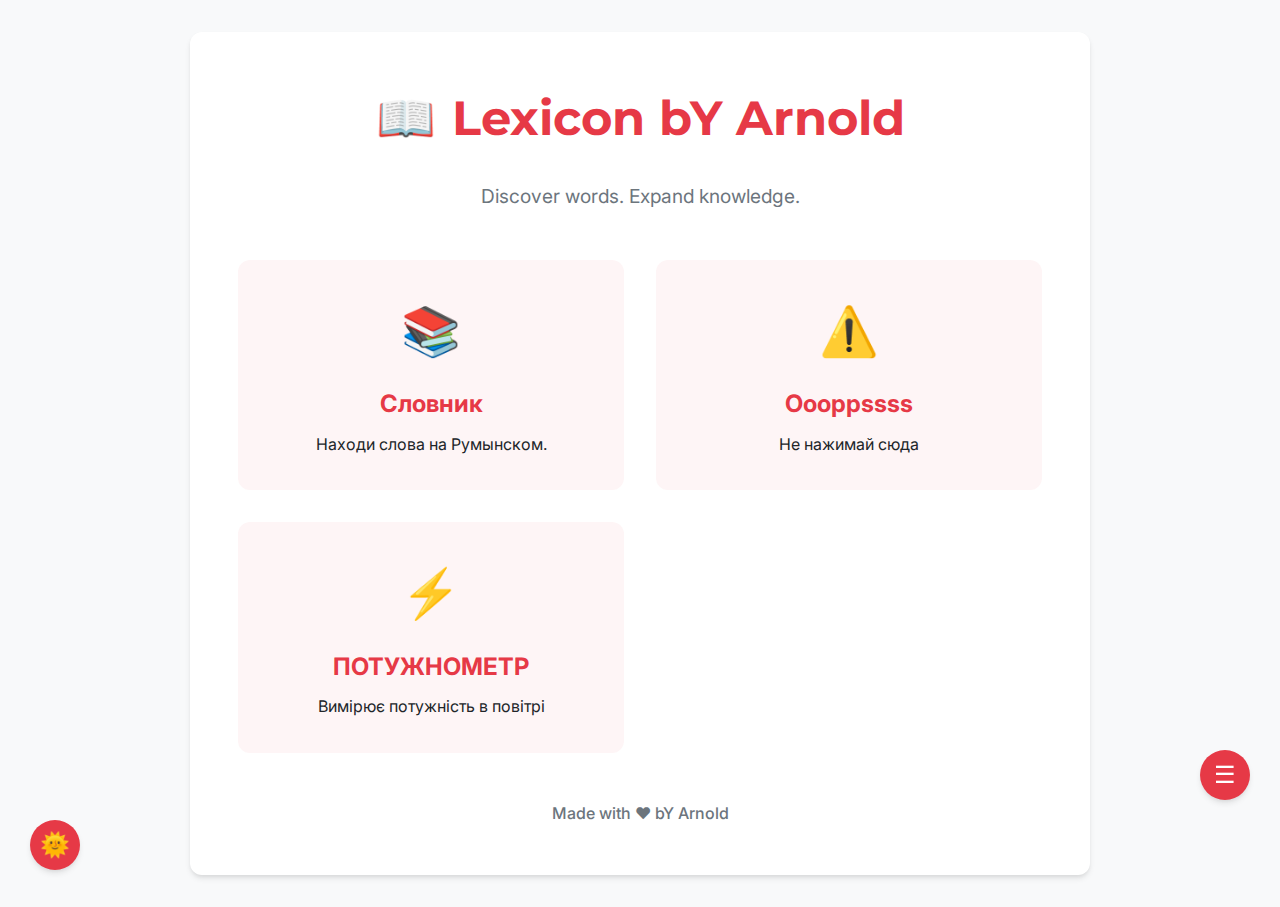
<file: index.html>
<!DOCTYPE html>
<html lang="uk">
<head>
    <meta charset="UTF-8">
    <meta name="viewport" content="width=device-width, initial-scale=1.0">
    <title>Dictionary bY Arnold</title>
    <link rel="stylesheet" href="style.css">
    <link rel="stylesheet" href="https://fonts.googleapis.com/css2?family=Inter:wght@300;400;500;600;700&family=Montserrat:wght@400;500;600;700&display=swap">
</head>
<body>
    <div class="welcome-container">
        <div class="welcome-content">
            <div class="welcome-header">
                <div class="logo-container">
                    <span class="logo-icon">📖</span>
                    <h1 class="logo-text">Lexicon bY Arnold</h1>
                </div>
                <p class="tagline">Discover words. Expand knowledge.</p>
            </div>
            
            <div class="welcome-cards">
                <a href="dictionary.html" class="welcome-card">
                    <div class="card-icon">📚</div>
                    <h3>Словник</h3>
                    <p>Находи слова на Румынском.</p>
                </a>
                
                <a href="mati.html" class="welcome-card">
                    <div class="card-icon">⚠️</div>
                    <h3>Oooppssss</h3>
                    <p>Не нажимай сюда </p>
                </a>
                
                <a href="potuzno.html" class="welcome-card">
                    <div class="card-icon">⚡</div>
                    <h3>ПОТУЖНОМЕТР</h3>
                    <p>Вимірює потужність в повітрі</p>
                </a>
            </div>
            
            <div class="welcome-footer">
                <p>Made with ❤ bY Arnold</p>
            </div>
        </div>
        
        <div class="theme-toggle" id="themeToggle">
            <span class="theme-icon light">🌞</span>
            <span class="theme-icon dark">🌙</span>
        </div>
    </div>
    
    <!-- Floating menu button -->
    <div class="menu-container">
        <button class="hamburger-btn" onclick="toggleMenu()">☰</button>
    </div>
    
    <!-- Menu overlay -->
    <div class="menu-overlay" id="menuOverlay" onclick="toggleMenu()"></div>
    
    <!-- Menu dropdown -->
    <div class="dropdown-content" id="menuDropdown">
        <button class="close-menu-btn" onclick="toggleMenu()">✖️</button>
        <h2 class="menu-title">MENU</h2>
        <div class="word-counter">Total Words: <span id="wordCount">0</span></div>
        <div class="menu-list">
            <a href="index.html" class="menu-item main-item">🏠 Главная</a>
            <a href="dictionary.html" class="menu-item main-item">📚 Словник</a>
            <div class="submenu-group">
                <button class="menu-item main-item submenu-btn" onclick="toggleSubmenu(event)">📑 Категории ▼</button>
                <div class="submenu-content">
                    <a href="mati.html" class="menu-item sub-item">⚠️ Oooppssss</a>
                    <a href="potuzno.html" class="menu-item sub-item">⚡ ПОТУЖНОМЕТР</a>
                </div>
            </div>
        </div>
    </div>
    
    <!-- Scroll to bottom button -->
    <button class="round-btn scroll-btn" id="scrollBtn">▼</button>
    
    <!-- Animated background shapes -->
    <div class="bg-shapes">
        <div class="shape shape-1"></div>
        <div class="shape shape-2"></div>
        <div class="shape shape-3"></div>
        <div class="shape shape-4"></div>
    </div>
    
    <script src="script.js"></script>
</body>
</html>
</file>
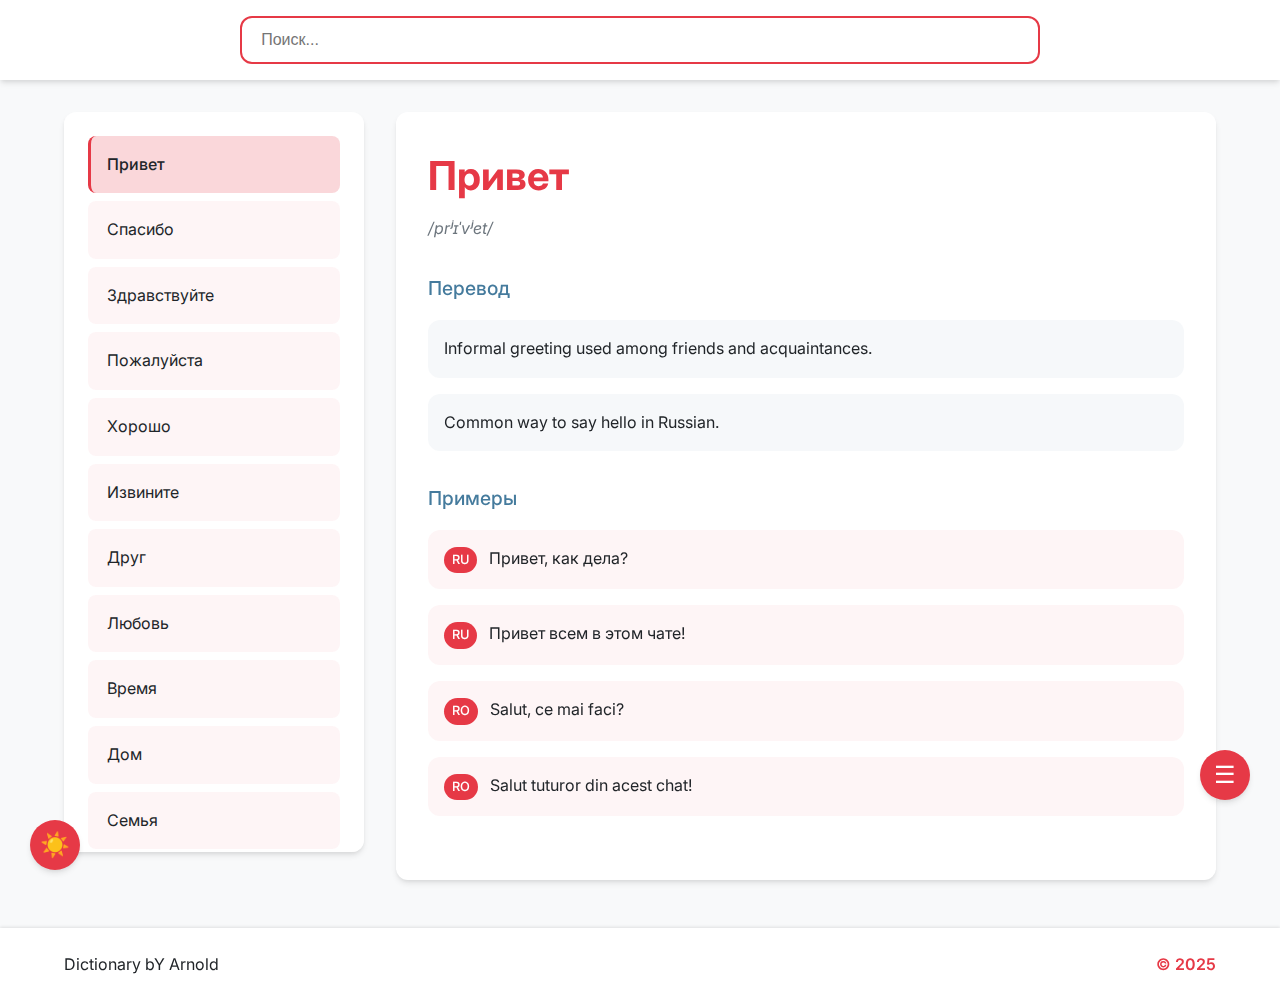
<file: dictionary.html>
<!DOCTYPE html>
<html lang="uk">
<head>
    <meta charset="UTF-8">
    <meta name="viewport" content="width=device-width, initial-scale=1.0">
    <title>Dictionary bY Arnold</title>
    <link rel="stylesheet" href="style.css">
    <link rel="stylesheet" href="https://fonts.googleapis.com/css2?family=Inter:wght@300;400;500;600;700&family=Montserrat:wght@400;500;600;700&display=swap">
</head>
<body>
    <!-- Navigation bar with search -->
    <nav class="nav">
        <div class="container">
            <div class="nav-mobile-header">
                <div class="search-box">
                    <input type="text" id="searchInput" placeholder="Поиск...">
                </div>
            </div>
        </div>
    </nav>
    
    <!-- Main content area -->
    <div class="container main-content">
        <div class="main-grid">
            <!-- Sidebar with word list -->
            <div class="sidebar">
                <div id="wordList" class="word-list"></div>
            </div>
            
            <!-- Main content with word details -->
            <div class="details-card">
                <h2 id="wordTitle" class="word-title">Select a word</h2>
                <div id="wordPronunciation" class="pronunciation"></div>
                
                <div class="section">
                    <h3>Перевод</h3>
                    <div id="wordDefinition" class="definition-container"></div>
                </div>
                
                <div class="section">
                    <h3>Примеры</h3>
                    <div id="usageExamples" class="examples-container"></div>
                </div>
            </div>
        </div>
    </div>
    
    <!-- Footer -->
    <footer class="footer">
        <div class="container">
            <p>Dictionary bY Arnold</p>
            <p class="signature">© 2025</p>
        </div>
    </footer>
    
    <!-- Theme toggle button -->
    <div class="theme-toggle" id="themeToggle">
        <span class="theme-icon light">☀️</span>
        <span class="theme-icon dark">🌙</span>
    </div>
    
    <!-- Floating menu button -->
    <div class="menu-container">
        <button class="hamburger-btn" onclick="toggleMenu()">☰</button>
    </div>
    
    <!-- Menu overlay -->
    <div class="menu-overlay" id="menuOverlay" onclick="toggleMenu()"></div>
    
    <!-- Menu dropdown -->
    <div class="dropdown-content" id="menuDropdown">
        <button class="close-menu-btn" onclick="toggleMenu()">&times;</button>
        <h2 class="menu-title">MENU</h2>
        <div class="word-counter">Total Words: <span id="wordCount">0</span></div>
        <div class="menu-list">
            <a href="index.html" class="menu-item main-item">🏠 Главная</a>
            <a href="dictionary.html" class="menu-item main-item">📚 Словник</a>
            <div class="submenu-group">
                <button class="menu-item main-item submenu-btn" onclick="toggleSubmenu(event)">🗂️ Категории ▼</button>
                <div class="submenu-content">
                    <a href="mati.html" class="menu-item sub-item">🔞 Oooppssss</a>
                    <a href="potuzno.html" class="menu-item sub-item">⚡ ПОТУЖНОМЕТР</a>
                </div>
            </div>
        </div>
    </div>
    
    <!-- Scroll to bottom button -->
    <button class="round-btn scroll-btn" id="scrollBtn">▼</button>
    
    <!-- Animated background shapes -->
    <div class="bg-shapes">
        <div class="shape shape-1"></div>
        <div class="shape shape-2"></div>
        <div class="shape shape-3"></div>
        <div class="shape shape-4"></div>
    </div>
    
    <script src="dictionary-data.js"></script>
    <script src="script.js"></script>
</body>
</html>
</file>
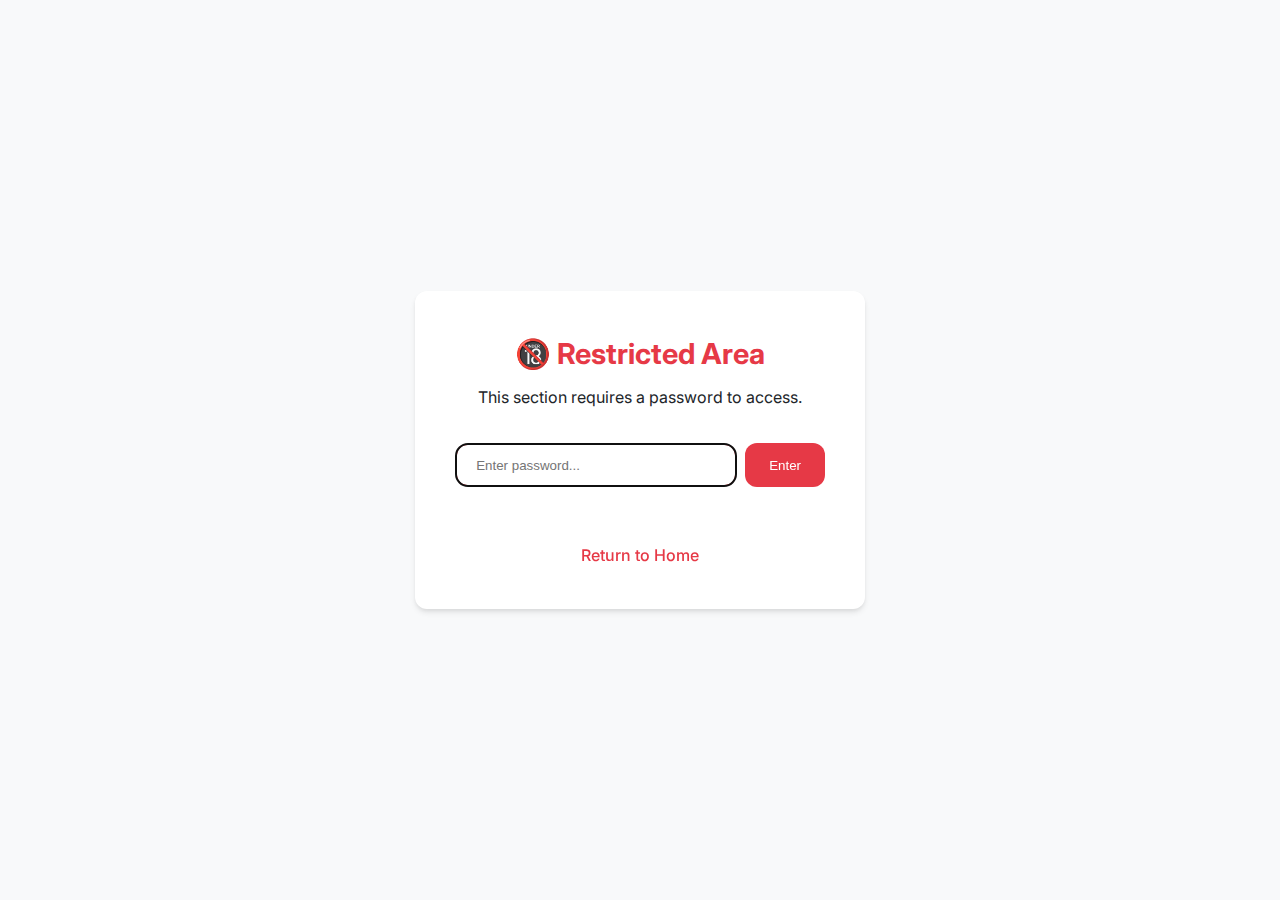
<file: mati.html>
<!DOCTYPE html>
<html lang="uk">
<head>
    <meta charset="UTF-8">
    <meta name="viewport" content="width=device-width, initial-scale=1.0">
    <title>Censored Words bY Arnold</title>
    <link rel="stylesheet" href="style.css">
    <link rel="stylesheet" href="https://fonts.googleapis.com/css2?family=Inter:wght@300;400;500;600;700&family=Montserrat:wght@400;500;600;700&display=swap">
</head>
<body>
    <!-- Password protection overlay -->
    <div id="passwordOverlay" class="password-overlay">
        <div class="password-container">
            <div class="password-header">
                <h2>🔞 Restricted Area</h2>
                <p>This section requires a password to access.</p>
            </div>
            <div class="password-form">
                <input type="password" id="passwordInput" placeholder="Enter password...">
                <button id="passwordSubmit">Enter</button>
            </div>
            <div id="passwordError" class="password-error"></div>
            <div class="password-footer">
                <a href="index.html">Return to Home</a>
            </div>
        </div>
    </div>
    
    <!-- Main content (hidden until password verified) -->
    <div id="matiContent" class="hidden">
        <!-- Navigation bar with search -->
        <nav class="nav">
            <div class="container">
                <div class="nav-mobile-header">
                    <div class="search-box">
                        <input type="text" id="searchInput" placeholder="Поиск...">
                    </div>
                </div>
            </div>
        </nav>
        
        <!-- Main content area -->
        <div class="container main-content">
            <div class="main-grid">
                <!-- Sidebar with word list -->
                <div class="sidebar">
                    <div id="wordList" class="word-list"></div>
                </div>
                
                <!-- Main content with word details -->
                <div class="details-card">
                    <div class="censored-badge">🔞 Censored Content</div>
                    <h2 id="wordTitle" class="word-title">Select a word</h2>
                    <div id="wordPronunciation" class="pronunciation"></div>
                    
                    <div class="section">
                        <h3>Перевод</h3>
                        <div id="wordDefinition" class="definition-container"></div>
                    </div>
                    
                    <div class="section">
                        <h3>Примеры</h3>
                        <div id="usageExamples" class="examples-container"></div>
                    </div>
                </div>
            </div>
        </div>
        
        <!-- Footer -->
        <footer class="footer">
            <div class="container">
                <p>Dictionary bY Arnold</p>
                <p class="signature">© 2025</p>
            </div>
        </footer>
    </div>
    
    <!-- Theme toggle button -->
    <div class="theme-toggle" id="themeToggle">
        <span class="theme-icon light">☀️</span>
        <span class="theme-icon dark">🌙</span>
    </div>
    
    <!-- Floating menu button -->
    <div class="menu-container">
        <button class="hamburger-btn" onclick="toggleMenu()">☰</button>
    </div>
    
    <!-- Menu overlay -->
    <div class="menu-overlay" id="menuOverlay" onclick="toggleMenu()"></div>
    
    <!-- Menu dropdown -->
    <div class="dropdown-content" id="menuDropdown">
        <button class="close-menu-btn" onclick="toggleMenu()">&times;</button>
        <h2 class="menu-title">MENU</h2>
        <div class="word-counter">Total Words: <span id="wordCount">0</span></div>
        <div class="menu-list">
            <a href="index.html" class="menu-item main-item">🏠 Главная</a>
            <a href="dictionary.html" class="menu-item main-item">📚 Словник</a>
            <div class="submenu-group">
                <button class="menu-item main-item submenu-btn" onclick="toggleSubmenu(event)">🗂️ Категории ▼</button>
                <div class="submenu-content">
                    <a href="mati.html" class="menu-item sub-item">🔞 Oooppssss</a>
                    <a href="potuzno.html" class="menu-item sub-item">⚡ ПОТУЖНОМЕТР</a>
                </div>
            </div>
        </div>
    </div>
    
    <!-- Scroll to bottom button -->
    <button class="round-btn scroll-btn" id="scrollBtn">▼</button>
    
    <!-- Animated background shapes -->
    <div class="bg-shapes">
        <div class="shape shape-1"></div>
        <div class="shape shape-2"></div>
        <div class="shape shape-3"></div>
        <div class="shape shape-4"></div>
    </div>
    
    <script src="mati-data.js"></script>
    <script src="script.js"></script>
    <script src="mati.js"></script>
</body>
</html>
</file>
<file: style.css>
/* Base Variables */
:root {
    /* Light theme colors */
    --bg-light: #f8f9fa;
    --surface-light: #ffffff;
    --text-primary-light: #212529;
    --text-secondary-light: #6c757d;
    --accent-light: #e63946;
    --secondary-light: #457b9d;
    --success-light: #2a9d8f;
    --warning-light: #f4a261;
    --error-light: #e76f51;
    --border-light: rgba(0, 0, 0, 0.1);
    
    /* Dark theme colors */
    --bg-dark: #131313;
    --surface-dark: #1f1f1f;
    --text-primary-dark: #f8f9fa;
    --text-secondary-dark: #adb5bd;
    --accent-dark: #ff4757;
    --secondary-dark: #a8dadc;
    --success-dark: #2ecc71;
    --warning-dark: #f39c12;
    --error-dark: #e74c3c;
    --border-dark: rgba(255, 255, 255, 0.1);
    
    /* Default theme (light) */
    --bg: var(--bg-light);
    --surface: var(--surface-light);
    --text-primary: var(--text-primary-light);
    --text-secondary: var(--text-secondary-light);
    --accent: var(--accent-light);
    --secondary: var(--secondary-light);
    --success: var(--success-light);
    --warning: var(--warning-light);
    --error: var(--error-light);
    --border: var(--border-light);
    
    /* UI elements */
    --radius: 12px;
    --shadow: 0 4px 6px -1px rgba(0, 0, 0, 0.1), 0 2px 4px -1px rgba(0, 0, 0, 0.06);
    --shadow-hover: 0 10px 15px -3px rgba(0, 0, 0, 0.1), 0 4px 6px -2px rgba(0, 0, 0, 0.05);
    --transition: all 0.3s cubic-bezier(0.4, 0, 0.2, 1);
}

/* For dark theme */
[data-theme="dark"] {
    --bg: var(--bg-dark);
    --surface: var(--surface-dark);
    --text-primary: var(--text-primary-dark);
    --text-secondary: var(--text-secondary-dark);
    --accent: var(--accent-dark);
    --secondary: var(--secondary-dark);
    --success: var(--success-dark);
    --warning: var(--warning-dark);
    --error: var(--error-dark);
    --border: var(--border-dark);
}

/* Reset & Base Styles */
* {
    margin: 0;
    padding: 0;
    box-sizing: border-box;
    /* Smooth scrolling */
    scroll-behavior: smooth;
    /* Anti-aliasing */
    -webkit-font-smoothing: antialiased;
    -moz-osx-font-smoothing: grayscale;
    /* Disable text selection for UI elements */
    -webkit-user-select: none;
    -moz-user-select: none;
    -ms-user-select: none;
    user-select: none;
    /* Remove mobile tap highlight */
    -webkit-tap-highlight-color: transparent;
}

input, textarea {
    -webkit-user-select: text;
    -moz-user-select: text;
    -ms-user-select: text;
    user-select: text;
}

html, body {
    font-family: 'Inter', -apple-system, BlinkMacSystemFont, sans-serif;
    background: var(--bg);
    color: var(--text-primary);
    transition: background 0.5s ease, color 0.5s ease;
    line-height: 1.6;
    overflow-x: hidden;
    min-height: 100vh;
    position: relative;
}

/* Scrollbar styles */
::-webkit-scrollbar {
    width: 10px;
    height: 10px;
}

::-webkit-scrollbar-track {
    background: var(--surface);
    border-radius: 5px;
}

::-webkit-scrollbar-thumb {
    background: var(--accent);
    border-radius: 5px;
    border: 2px solid var(--surface);
}

::-webkit-scrollbar-thumb:hover {
    background: var(--accent);
}

/* Container */
.container {
    max-width: 1200px;
    margin: 0 auto;
    padding: 0 1.5rem;
}

/* Navigation */
.nav {
    position: sticky;
    top: 0;
    z-index: 1000;
    background: var(--surface);
    padding: 1rem 0;
    box-shadow: var(--shadow);
    transition: var(--transition);
}

.nav-mobile-header {
    display: flex;
    align-items: center;
    justify-content: space-between;
}

/* Search box */
.search-box {
    display: flex;
    gap: 1rem;
    align-items: center;
    width: 100%;
    max-width: 800px;
    margin: 0 auto;
}

#searchInput {
    flex: 1;
    padding: 0.8rem 1.2rem;
    border: 2px solid var(--accent);
    border-radius: var(--radius);
    background: var(--surface);
    color: var(--text-primary);
    font-size: 1rem;
    transition: var(--transition);
}

#searchInput:focus {
    outline: none;
    box-shadow: 0 0 0 3px rgba(230, 57, 70, 0.2);
}

/* Main grid layout */
.main-grid {
    display: grid;
    grid-template-columns: 1fr;
    gap: 2rem;
    margin: 2rem 0;
}

@media (min-width: 768px) {
    .main-grid {
        grid-template-columns: 300px 1fr;
    }
}

/* Sidebar word list */
.sidebar {
    background: var(--surface);
    border-radius: var(--radius);
    padding: 1.5rem;
    height: calc(100vh - 160px);
    overflow-y: auto;
    box-shadow: var(--shadow);
    transition: var(--transition);
}

.word-list {
    display: flex;
    flex-direction: column;
    gap: 0.5rem;
}

.word-item {
    padding: 1rem;
    background: rgba(var(--accent-rgb), 0.05);
    border-radius: calc(var(--radius) - 4px);
    cursor: pointer;
    transition: var(--transition);
    border-left: 3px solid transparent;
}

.word-item:hover {
    background: rgba(var(--accent-rgb), 0.1);
    border-left-color: var(--accent);
    transform: translateX(5px);
}

.word-item.active {
    background: rgba(var(--accent-rgb), 0.2);
    border-left-color: var(--accent);
    font-weight: 500;
}

/* Main content area */
.details-card {
    background: var(--surface);
    border-radius: var(--radius);
    padding: 2rem;
    box-shadow: var(--shadow);
    transition: var(--transition);
}

.word-title {
    font-size: 2.5rem;
    font-weight: 700;
    margin-bottom: 0.5rem;
    color: var(--accent);
    transition: var(--transition);
}

.pronunciation {
    color: var(--text-secondary);
    margin-bottom: 1.5rem;
    font-style: italic;
    transition: var(--transition);
}

.section {
    margin: 2rem 0;
}

.section h3 {
    color: var(--secondary);
    margin-bottom: 1rem;
    font-weight: 500;
    font-size: 1.2rem;
    transition: var(--transition);
}

.definition-container {
    display: flex;
    flex-direction: column;
    gap: 1rem;
}

.definition-item {
    padding: 1rem;
    background: rgba(var(--secondary-rgb), 0.05);
    border-radius: var(--radius);
    transition: var(--transition);
}

.examples-container {
    display: flex;
    flex-direction: column;
    gap: 1rem;
}

.example-item {
    padding: 1rem;
    background: rgba(var(--accent-rgb), 0.05);
    border-radius: var(--radius);
    transition: var(--transition);
}

.lang-badge {
    display: inline-block;
    padding: 0.2rem 0.5rem;
    background: var(--accent);
    color: white;
    border-radius: 20px;
    font-size: 0.8rem;
    font-weight: 500;
    margin-right: 0.5rem;
    transition: var(--transition);
}

/* Footer */
.footer {
    background: var(--surface);
    padding: 1.5rem 0;
    margin-top: 3rem;
    box-shadow: 0 -1px 3px rgba(0, 0, 0, 0.1);
    transition: var(--transition);
}

.footer .container {
    display: flex;
    justify-content: space-between;
    align-items: center;
    flex-wrap: wrap;
}

.signature {
    color: var(--accent);
    font-weight: 600;
    transition: var(--transition);
}

/* Theme toggle */
.theme-toggle {
    position: fixed;
    bottom: 30px;
    left: 30px;
    width: 50px;
    height: 50px;
    border-radius: 50%;
    background: var(--accent);
    display: flex;
    align-items: center;
    justify-content: center;
    cursor: pointer;
    z-index: 1000;
    box-shadow: var(--shadow);
    transition: var(--transition);
}

.theme-toggle:hover {
    transform: scale(1.1);
    box-shadow: var(--shadow-hover);
}

.theme-icon {
    font-size: 1.5rem;
    transition: var(--transition);
}

.theme-icon.light {
    display: block;
}

.theme-icon.dark {
    display: none;
}

[data-theme="dark"] .theme-icon.light {
    display: none;
}

[data-theme="dark"] .theme-icon.dark {
    display: block;
}

/* Menu button and dropdown */
.menu-container {
    position: fixed;
    bottom: 100px;
    right: 30px;
    z-index: 1001;
}

.hamburger-btn {
    width: 50px;
    height: 50px;
    border-radius: 50%;
    background: var(--accent);
    color: white;
    border: none;
    font-size: 1.5rem;
    cursor: pointer;
    box-shadow: var(--shadow);
    transition: var(--transition);
    display: flex;
    align-items: center;
    justify-content: center;
}

.hamburger-btn:hover {
    transform: scale(1.1);
    box-shadow: var(--shadow-hover);
}

.menu-overlay {
    position: fixed;
    top: 0;
    left: 0;
    width: 100%;
    height: 100%;
    background: rgba(0, 0, 0, 0.7);
    backdrop-filter: blur(5px);
    z-index: 1000;
    opacity: 0;
    visibility: hidden;
    transition: var(--transition);
}

.menu-overlay.show {
    opacity: 1;
    visibility: visible;
}

.dropdown-content {
    position: fixed;
    top: 50%;
    left: 50%;
    transform: translate(-50%, -50%);
    background: var(--surface);
    border-radius: var(--radius);
    box-shadow: var(--shadow);
    padding: 2rem;
    max-width: 350px;
    width: 90%;
    z-index: 1002;
    opacity: 0;
    visibility: hidden;
    transition: var(--transition);
    max-height: 80vh;
    overflow-y: auto;
}

.dropdown-content.show {
    opacity: 1;
    visibility: visible;
}

.menu-title {
    text-align: center;
    color: var(--accent);
    font-size: 1.8rem;
    margin-bottom: 1.5rem;
    position: relative;
    font-weight: 600;
}

.menu-title::after {
    content: '';
    display: block;
    height: 2px;
    width: 50px;
    background: var(--accent);
    margin: 0.5rem auto 0;
    border-radius: 2px;
}

.word-counter {
    text-align: center;
    background: rgba(var(--accent-rgb), 0.1);
    padding: 0.5rem 1rem;
    border-radius: var(--radius);
    margin-bottom: 1.5rem;
    font-weight: 500;
    color: var(--accent);
}

.menu-list {
    display: flex;
    flex-direction: column;
    gap: 0.5rem;
}

.menu-item {
    display: block;
    color: var(--text-primary);
    padding: 0.8rem 1rem;
    border-radius: var(--radius);
    text-decoration: none;
    transition: var(--transition);
    font-weight: 500;
}

.menu-item:hover {
    background: rgba(var(--accent-rgb), 0.1);
    transform: translateX(5px);
}

.menu-item.main-item {
    font-size: 1.1rem;
}

.menu-item.sub-item {
    font-size: 0.95rem;
    color: var(--text-secondary);
    margin-left: 1rem;
}

.submenu-btn {
    width: 100%;
    background: none;
    border: none;
    color: var(--text-primary);
    text-align: left;
    cursor: pointer;
    transition: var(--transition);
    font-size: 1.1rem;
    font-weight: 500;
    display: flex;
    justify-content: space-between;
    align-items: center;
}

.submenu-content {
    max-height: 0;
    overflow: hidden;
    transition: max-height 0.3s ease-out;
}

.submenu-content.show {
    max-height: 200px;
}

.close-menu-btn {
    position: absolute;
    top: 1rem;
    right: 1rem;
    background: none;
    border: none;
    color: var(--accent);
    font-size: 1.5rem;
    cursor: pointer;
    transition: transform 0.3s ease;
}

.close-menu-btn:hover {
    transform: rotate(90deg);
}

/* Scroll button */
.scroll-btn {
    position: fixed;
    bottom: 30px;
    right: 30px;
    width: 50px;
    height: 50px;
    border-radius: 50%;
    background: var(--accent);
    color: white;
    border: none;
    font-size: 1.5rem;
    cursor: pointer;
    box-shadow: var(--shadow);
    transition: var(--transition);
    z-index: 1000;
    display: flex;
    align-items: center;
    justify-content: center;
    opacity: 0;
    visibility: hidden;
}

.scroll-btn.visible {
    opacity: 1;
    visibility: visible;
}

.scroll-btn:hover {
    transform: scale(1.1);
    box-shadow: var(--shadow-hover);
}

/* Welcome page styles */
.welcome-container {
    min-height: 100vh;
    display: flex;
    align-items: center;
    justify-content: center;
    padding: 2rem;
    position: relative;
    overflow: hidden;
}

.welcome-content {
    background: var(--surface);
    border-radius: var(--radius);
    padding: 3rem;
    max-width: 900px;
    width: 100%;
    box-shadow: var(--shadow);
    position: relative;
    z-index: 10;
    text-align: center;
}

.welcome-header {
    margin-bottom: 3rem;
}

.logo-container {
    display: flex;
    align-items: center;
    justify-content: center;
    margin-bottom: 1.5rem;
}

.logo-icon {
    font-size: 3rem;
    margin-right: 1rem;
}

.logo-text {
    font-size: 3rem;
    font-weight: 700;
    color: var(--accent);
    font-family: 'Montserrat', sans-serif;
}

.tagline {
    font-size: 1.2rem;
    color: var(--text-secondary);
    max-width: 600px;
    margin: 0 auto;
}

.welcome-cards {
    display: grid;
    grid-template-columns: repeat(auto-fit, minmax(250px, 1fr));
    gap: 2rem;
    margin-bottom: 3rem;
}

.welcome-card {
    background: rgba(var(--accent-rgb), 0.05);
    border-radius: var(--radius);
    padding: 2rem;
    text-align: center;
    transition: var(--transition);
    text-decoration: none;
    color: var(--text-primary);
    border: 1px solid transparent;
}

.welcome-card:hover {
    transform: translateY(-10px);
    box-shadow: var(--shadow-hover);
    border-color: var(--accent);
}

.card-icon {
    font-size: 3rem;
    margin-bottom: 1rem;
}

.welcome-card h3 {
    font-size: 1.5rem;
    margin-bottom: 0.5rem;
    color: var(--accent);
}

.welcome-footer {
    color: var(--text-secondary);
    font-weight: 500;
}

/* Password protection styles */
.password-overlay {
    position: fixed;
    top: 0;
    left: 0;
    width: 100%;
    height: 100%;
    background: var(--bg);
    display: flex;
    align-items: center;
    justify-content: center;
    z-index: 2000;
    padding: 1rem;
}

.password-container {
    background: var(--surface);
    border-radius: var(--radius);
    padding: 2.5rem;
    max-width: 450px;
    width: 100%;
    box-shadow: var(--shadow);
    text-align: center;
}

.password-header {
    margin-bottom: 2rem;
}

.password-header h2 {
    font-size: 1.8rem;
    color: var(--accent);
    margin-bottom: 0.5rem;
}

.password-form {
    display: flex;
    gap: 0.5rem;
    margin-bottom: 1rem;
}

#passwordInput {
    flex: 1;
    padding: 0.8rem 1.2rem;
    border: 2px solid var(--accent);
    border-radius: var(--radius);
    background: var(--surface);
    color: var(--text-primary);
}

#passwordSubmit {
    padding: 0.8rem 1.5rem;
    background: var(--accent);
    color: white;
    border: none;
    border-radius: var(--radius);
    font-weight: 500;
    cursor: pointer;
    transition: var(--transition);
}

#passwordSubmit:hover {
    background: var(--accent-dark);
}

.password-error {
    color: var(--error);
    min-height: 1.5rem;
    margin-bottom: 1rem;
}

.password-footer a {
    color: var(--accent);
    text-decoration: none;
    font-weight: 500;
}

.password-footer a:hover {
    text-decoration: underline;
}

.censored-badge {
    display: inline-block;
    padding: 0.3rem 0.8rem;
    background: var(--accent);
    color: white;
    border-radius: 20px;
    font-size: 0.9rem;
    font-weight: 500;
    margin-bottom: 1rem;
}

/* Hidden class */
.hidden {
    display: none !important;
}

/* Animated background shapes */
.bg-shapes {
    position: fixed;
    top: 0;
    left: 0;
    width: 100%;
    height: 100%;
    z-index: -1;
    overflow: hidden;
}

.shape {
    position: absolute;
    border-radius: 50%;
    background: linear-gradient(45deg, var(--accent), var(--secondary));
    opacity: 0.1;
    filter: blur(60px);
    animation: float 20s infinite ease-in-out;
}

.shape-1 {
    width: 400px;
    height: 400px;
    top: -100px;
    left: -100px;
    animation-delay: 0s;
}

.shape-2 {
    width: 600px;
    height: 600px;
    bottom: -200px;
    right: -100px;
    background: linear-gradient(45deg, var(--secondary), var(--success));
    animation-delay: -5s;
}

.shape-3 {
    width: 350px;
    height: 350px;
    top: 40%;
    left: 30%;
    background: linear-gradient(45deg, var(--warning), var(--accent));
    animation-delay: -10s;
}

.shape-4 {
    width: 250px;
    height: 250px;
    top: 10%;
    right: 20%;
    background: linear-gradient(45deg, var(--success), var(--accent));
    animation-delay: -15s;
}

@keyframes float {
    0% {
        transform: translate(0, 0) rotate(0deg);
    }
    25% {
        transform: translate(5%, 5%) rotate(5deg);
    }
    50% {
        transform: translate(0, 10%) rotate(0deg);
    }
    75% {
        transform: translate(-5%, 5%) rotate(-5deg);
    }
    100% {
        transform: translate(0, 0) rotate(0deg);
    }
}

/* Define RGB values for backgrounds with opacity */
:root {
    --accent-rgb: 230, 57, 70;
    --secondary-rgb: 69, 123, 157;
    --success-rgb: 42, 157, 143;
}

[data-theme="dark"] {
    --accent-rgb: 255, 71, 87;
    --secondary-rgb: 168, 218, 220;
    --success-rgb: 46, 204, 113;
}

/* Media Queries */
@media (max-width: 768px) {
    .main-grid {
        grid-template-columns: 1fr;
    }
    
    .sidebar {
        height: 300px;
    }
    
    .welcome-content {
        padding: 2rem;
    }
    
    .logo-text {
        font-size: 2.5rem;
    }
    
    .card-icon {
        font-size: 2.5rem;
    }
    
    .theme-toggle,
    .hamburger-btn,
    .scroll-btn {
        width: 45px;
        height: 45px;
        font-size: 1.2rem;
    }
    
    .theme-toggle {
        bottom: 20px;
        left: 20px;
    }
    
    .menu-container {
        bottom: 80px;
        right: 20px;
    }
    
    .scroll-btn {
        bottom: 20px;
        right: 20px;
    }
}

@media (max-width: 480px) {
    .welcome-cards {
        grid-template-columns: 1fr;
    }
    
    .container {
        padding: 0 1rem;
    }
    
    .details-card,
    .sidebar {
        padding: 1.5rem;
    }
    
    .word-title {
        font-size: 2rem;
    }
}

/* Content container margin for fixed nav */
.main-content {
    margin-top: 20px;
}

/* Ensure body doesn't overflow */
body {
    overflow-x: hidden;
}
</file>
